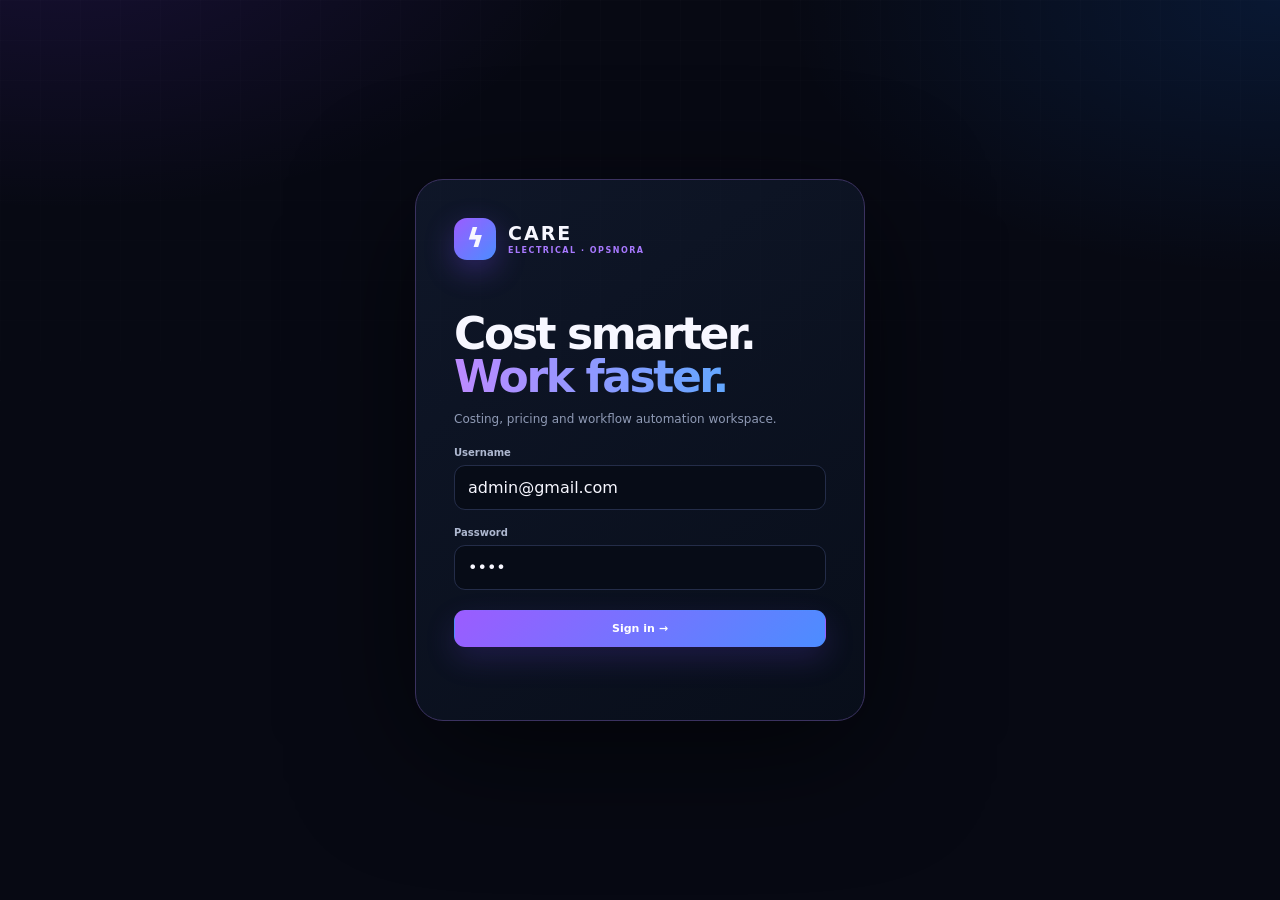
<file: index.html>
<!doctype html><html lang="en"><head><meta charset="utf-8"><meta name="viewport" content="width=device-width,initial-scale=1"><title>CARE Electrical · OPSNORA</title><link rel="stylesheet" href="styles.css"></head><body><div class="login"><div class="loginbox"><div class="brand"><div class="brandmark">ϟ</div><div><b>CARE</b><small>ELECTRICAL · OPSNORA</small></div></div><h1>Cost smarter.<br><span>Work faster.</span></h1><p class="muted">Costing, pricing and workflow automation workspace.</p><form id="loginForm"><label class="label">Username</label><input id="user" value="admin@gmail.com" required><label class="label">Password</label><input id="pass" type="password" value="1234" required><button class="btn primary wide">Sign in →</button><p id="loginErr" class="error"></p></form></div></div><script>document.getElementById('loginForm').addEventListener('submit',function(e){e.preventDefault();if(document.getElementById('user').value==='admin@gmail.com'&&document.getElementById('pass').value==='1234'){sessionStorage.opsnoraCare='1';location.href='pages/dashboard.html'}else document.getElementById('loginErr').textContent='Invalid credentials'});</script></body></html>
</file>
<file: styles.css>
:root{--bg:#070913;--panel:#0d1220;--panel2:#10172a;--line:#242d49;--text:#f7f7ff;--muted:#8f9ab5;--purple:#9b5cff;--blue:#4c8dff;--cyan:#58d7ff;--ok:#39d69a;--warn:#f2bd63;--danger:#ff617e;--shadow:0 20px 70px rgba(0,0,0,.35)}*{box-sizing:border-box}html,body{margin:0;min-height:100%;font-family:Inter,ui-sans-serif,system-ui,-apple-system,Segoe UI,Arial,sans-serif;background:radial-gradient(900px 500px at 5% -10%,#7d3cff25,transparent 60%),radial-gradient(900px 500px at 100% 0%,#1677ff22,transparent 55%),var(--bg);color:var(--text)}body:before{content:"";position:fixed;inset:0;pointer-events:none;background-image:linear-gradient(#ffffff03 1px,transparent 1px),linear-gradient(90deg,#ffffff03 1px,transparent 1px);background-size:40px 40px;mask-image:linear-gradient(to bottom,#000,transparent 80%)}button,input,select{font:inherit}button{cursor:pointer}.hide{display:none!important}.muted{color:var(--muted);font-size:12px;line-height:1.65}.eyebrow{font-size:9px;font-weight:900;letter-spacing:1.8px;color:#aa78ff;margin:0 0 5px}.login{min-height:100vh;display:grid;place-items:center;padding:24px}.loginbox{width:min(450px,100%);padding:38px;background:linear-gradient(145deg,#10172aee,#090e1bee);border:1px solid #3b3260;border-radius:28px;box-shadow:0 30px 120px #0009}.brand{display:flex;align-items:center;gap:12px}.brandmark{width:42px;height:42px;border-radius:13px;display:grid;place-items:center;background:linear-gradient(135deg,var(--purple),var(--blue));box-shadow:0 10px 30px #7548ef55;font-weight:1000;font-size:24px}.brand b{font-size:19px;letter-spacing:2px}.brand small{display:block;color:#a879ff;font-size:8px;font-weight:900;letter-spacing:1.5px;margin-top:2px}.login h1{font-size:44px;line-height:.98;letter-spacing:-2.4px;margin:52px 0 12px}.login h1 span{background:linear-gradient(90deg,#bd8aff,#62a7ff);-webkit-background-clip:text;color:transparent}.label{display:block;font-size:10px;font-weight:800;color:#aeb8d0;margin:17px 0 7px}input,select{width:100%;border:1px solid var(--line);background:#070c17;color:var(--text);border-radius:11px;padding:12px 13px;outline:none}input:focus,select:focus{border-color:#8057ee;box-shadow:0 0 0 3px #8057ee18}.btn{border:1px solid transparent;border-radius:11px;padding:11px 15px;color:#fff;font-weight:850;font-size:11px;transition:.18s transform,.18s filter}.btn:hover{transform:translateY(-1px);filter:brightness(1.08)}.primary{background:linear-gradient(135deg,var(--purple),var(--blue));box-shadow:0 12px 30px #7048e733}.secondary{background:#151d31;border-color:#2b3552}.danger{background:#4a1827;border-color:#713044}.wide{width:100%;margin-top:20px}.error{color:#ff7893;font-size:10px;min-height:15px}.app{display:flex;min-height:100vh}.side{position:sticky;top:0;width:264px;min-width:264px;height:100vh;padding:17px 12px;background:linear-gradient(180deg,#080b16f5,#060913f2);border-right:1px solid #202843;z-index:30}.side .brand{padding:5px 11px 22px}.nav{display:grid;gap:7px}.nav a{position:relative;text-decoration:none;color:#8f9bb8;border:1px solid transparent;background:#0b101c;border-radius:13px;padding:12px 12px;display:flex;align-items:center;gap:11px;font-size:11px;font-weight:800;transition:.18s}.nav a .ni{width:28px;height:28px;border-radius:9px;display:grid;place-items:center;background:#11192a;color:#8794b3;font-size:14px}.nav a:hover{border-color:#303958;background:#10172a;color:#fff}.nav a.active{border-color:#5d46a5;background:linear-gradient(135deg,#2b1858,#11264b);color:#fff;box-shadow:0 10px 30px #5d42b31f}.nav a.active .ni{background:linear-gradient(135deg,#8953f6,#3d83f4);color:white}.sidebottom{position:absolute;left:12px;right:12px;bottom:14px;padding:15px;border-radius:15px;border:1px solid #2b3150;background:linear-gradient(135deg,#1d123d,#0c1830);color:#a978ff}.main{min-width:0;flex:1}.top{height:78px;position:sticky;top:0;z-index:20;display:flex;align-items:center;justify-content:space-between;padding:0 28px;background:#080c17e8;border-bottom:1px solid #202843;backdrop-filter:blur(18px)}.topLeft,.topright{display:flex;align-items:center;gap:11px}.top h2{margin:0;font-size:17px}.icon,.themeBtn{border:1px solid #29324e;background:#0e1525;color:#cbd3e7;border-radius:10px;padding:10px;position:relative}.profile{display:flex;align-items:center;gap:9px}.avatar{width:35px;height:35px;border-radius:11px;display:grid;place-items:center;background:linear-gradient(135deg,var(--purple),var(--blue));font-weight:900}.profile small{display:block;color:var(--muted);font-size:9px}.page{padding:30px;max-width:1540px;margin:auto}.pagehead{display:flex;justify-content:space-between;align-items:flex-end;gap:18px;margin-bottom:22px}.page h1{font-size:29px;letter-spacing:-1px;margin:0}.grid4{display:grid;grid-template-columns:repeat(4,1fr);gap:14px}.card{background:linear-gradient(145deg,var(--panel),var(--panel2));border:1px solid #242d49;border-radius:17px;box-shadow:var(--shadow)}.kpi{padding:18px}.kpi span,.kpi small{color:var(--muted);font-size:10px}.kpi h2{margin:13px 0 4px;font-size:28px}.dashgrid,.content2,.dashboardExtras{display:grid;grid-template-columns:1.45fr .8fr;gap:14px;margin-top:14px}.panel{padding:20px}.ctitle{display:flex;align-items:center;justify-content:space-between;gap:10px;margin-bottom:17px}.ctitle h3{margin:0;font-size:14px}.fields{display:grid;grid-template-columns:1fr 1fr;gap:0 15px}.field{margin-bottom:7px}.formula{padding:12px;border:1px solid #2b3350;border-radius:11px;background:#080d18;color:#8d98b4;font-size:10px;line-height:1.7;margin:10px 0 16px}.actions{display:flex;gap:8px;justify-content:flex-end}.result{margin-top:15px;padding:18px;border:1px solid #4b3975;background:linear-gradient(110deg,#6f40ed14,#3d83ff0e);border-radius:13px}.result span{display:block;color:#929db8;font-size:10px}.result strong{display:block;font-size:28px;color:#c49aff;margin:5px 0}.tabs{display:flex;gap:7px;border-bottom:1px solid #252e49;padding-bottom:10px;margin-bottom:18px}.tabs button{border:0;background:transparent;color:#8792ad;border-radius:9px;padding:10px 14px;font-size:11px;font-weight:850}.tabs button.on{background:#7845ef1a;color:#c69fff}.output h2{font-size:32px;color:#c39aff;margin:6px 0 0}.lines{margin-top:20px}.lines div{display:flex;justify-content:space-between;gap:12px;padding:11px 0;border-bottom:1px solid #222b43;font-size:10px;color:#9ba5bd}.lines b{color:#edf0f7}.tablecard{margin-top:14px}.tablewrap{overflow:auto}table{width:100%;border-collapse:collapse;min-width:760px}th,td{text-align:left;padding:12px 9px;border-bottom:1px solid #222b43;font-size:10px;white-space:nowrap}th{color:#78839d}td{color:#d7dbe7}.status{display:inline-flex;padding:5px 9px;border-radius:20px;font-size:9px;font-weight:900}.pending{color:var(--warn);background:#f2bd6316}.completed{color:var(--ok);background:#39d69a16}.hold{color:#ff9baf;background:#ff617e15}.partial{color:#77b6ff;background:#4c8dff15}.task-list{display:grid;gap:10px}.task{padding:15px;border:1px solid #27304b;border-radius:13px;background:#0a101c}.task-top{display:flex;justify-content:space-between;gap:10px}.task small{display:block;color:var(--muted);font-size:10px;margin-top:6px}.task-actions{display:flex;gap:7px;margin-top:12px}.task-actions select{width:auto;min-width:130px;padding:8px}.products{display:grid;grid-template-columns:repeat(3,1fr);gap:14px}.product{padding:18px}.pico{width:44px;height:44px;border-radius:13px;display:grid;place-items:center;background:#7948ed17;color:#ad7bff;font-size:19px}.product h3{font-size:14px;margin:13px 0 4px}.automation-grid{display:grid;grid-template-columns:repeat(3,1fr);gap:14px}.auto-card{min-height:170px;position:relative}.toggle{position:absolute;right:20px;top:20px;width:43px;height:24px;border:0;border-radius:20px;background:#4d5971}.toggle.on{background:linear-gradient(90deg,var(--purple),var(--blue))}.toggle:after{content:"";position:absolute;top:3px;left:3px;width:18px;height:18px;border-radius:50%;background:#fff;transition:.2s}.toggle.on:after{left:22px}.chart{height:150px;display:flex;align-items:flex-end;gap:12px;padding:12px 5px}.chartBar{flex:1;min-width:25px;border-radius:8px 8px 2px 2px;background:linear-gradient(180deg,var(--purple),var(--blue));position:relative}.chartBar span{position:absolute;bottom:-18px;left:50%;transform:translateX(-50%);font-size:8px;color:#71809d}.todayTask{padding:10px 0;border-bottom:1px solid #222b43;font-size:10px}.todayTask b{display:block}.todayTask small{color:var(--muted)}.modal{position:fixed;inset:0;z-index:100;display:grid;place-items:center;background:#000b;backdrop-filter:blur(7px)}.modalbox{width:min(520px,calc(100% - 25px));background:#10172a;border:1px solid #34405e;border-radius:19px;padding:24px;position:relative;box-shadow:0 30px 100px #000b}.close{position:absolute;right:14px;top:9px;border:0;background:transparent;color:#9aa5bd;font-size:23px}.toast{position:fixed;right:22px;top:90px;z-index:90;width:min(380px,calc(100% - 35px));padding:17px;border-radius:15px;background:#11182aee;border:1px solid #3a4564;box-shadow:0 25px 80px #0009;backdrop-filter:blur(15px)}.toast h3{margin:0 0 8px}.toastItem{padding:10px 0;border-top:1px solid #26304a;font-size:10px}.notifCount{position:absolute;right:-5px;top:-5px;min-width:15px;padding:2px 4px;border-radius:10px;background:var(--danger);color:white;font-size:8px}.empty{padding:25px;text-align:center;color:var(--muted);border:1px dashed #2b3550;border-radius:13px}.reportGrid{display:grid;grid-template-columns:repeat(3,1fr);gap:14px}.reportBig{font-size:28px;color:#c39aff;margin-top:12px}body.light{--bg:#f4f6fb;--panel:#fff;--panel2:#f8f9fd;--line:#dfe4ef;--text:#172033;--muted:#69748b;background:#f4f6fb}body.light:before{display:none}body.light .side{background:#fff}body.light .top{background:#fffffff0}body.light .nav a{background:#f8f9fd;color:#59657d}body.light .nav a.active{color:#fff;background:linear-gradient(135deg,#6940c8,#2869d8)}body.light input,body.light select{background:#fff;color:#172033}body.light .modalbox,body.light .toast{background:#fff;color:#172033}@media(max-width:1050px){.grid4,.reportGrid{grid-template-columns:1fr 1fr}.dashgrid,.content2,.dashboardExtras{grid-template-columns:1fr}.products,.automation-grid{grid-template-columns:1fr 1fr}}@media(max-width:760px){.side{position:fixed;left:-275px;transition:.2s}.side.open{left:0}.page{padding:20px 14px}.top{padding:0 14px}.profile,.themeBtn{display:none}.grid4,.products,.automation-grid,.reportGrid,.fields{grid-template-columns:1fr}.pagehead{align-items:flex-start;flex-direction:column}.top h2{font-size:15px}}

/* Costing enhancements */
.costingTabs{align-items:center;flex-wrap:wrap;gap:8px}
.leftLengthToggle{display:flex;background:#080d19;border:1px solid var(--line);border-radius:9px;padding:3px;margin-left:4px}
.leftLengthToggle button{border:0;background:transparent;color:#7f89a5;padding:8px 12px;border-radius:7px;font-size:10px;font-weight:800}
.leftLengthToggle button.on{background:#7542e8;color:#fff;box-shadow:0 5px 18px #7542e844}
.shareActions{display:flex;justify-content:flex-end;gap:8px;margin:18px 0 8px;flex-wrap:wrap}
@media(max-width:600px){.shareActions{justify-content:stretch}.shareActions .btn{flex:1}.leftLengthToggle{margin-left:0}}

.sizeInputRow{display:grid;grid-template-columns:1fr 1fr;gap:8px;align-items:start}.sizeInputRow select,.sizeInputRow input{min-width:0}.historyActions{display:flex;align-items:center;gap:8px}.historySelect{width:auto;min-width:130px;padding:10px 12px}.historyHint{margin:4px 0 0}.whatsappBtn{background:#25D366!important;border-color:#25D366!important;color:#fff!important;box-shadow:0 8px 22px rgba(37,211,102,.18)!important}.whatsappBtn:hover{background:#20bd5b!important;border-color:#20bd5b!important}.historySelect:focus{border-color:#25D366;box-shadow:0 0 0 3px rgba(37,211,102,.12)}@media(max-width:760px){.sizeInputRow{grid-template-columns:1fr 1fr}.historyActions{width:100%;justify-content:space-between}.historySelect{flex:1}}

.mainAdminLink{display:block;text-align:center;margin-top:16px;color:#9d73ff;text-decoration:none;font-size:10px;font-weight:850}.mainAdminLink:hover{color:#c9a9ff}.adminConsole{min-height:100vh}.adminConsole .top{position:sticky;top:0}.licenseGrid{display:grid;grid-template-columns:repeat(3,1fr);gap:14px;margin-top:18px}.licenseItem{position:relative;padding:18px;border:1px solid #293452;border-radius:15px;background:linear-gradient(145deg,#0b1120,#111a2b);min-height:125px}.licenseItem h3{margin:0 0 5px;font-size:13px}.licenseItem p{margin:0;max-width:75%}.licenseItem .toggle{top:18px;right:18px}.licenseCompany{display:flex;justify-content:space-between;gap:15px;align-items:center}.license-page-locked{position:relative;overflow:hidden;min-height:calc(100vh - 72px)}.license-page-locked>*:not(.license-page-overlay){filter:blur(7px);pointer-events:none;user-select:none}.license-page-overlay{position:absolute;inset:0;z-index:200;display:grid;place-items:center;padding:30px;background:rgba(5,7,15,.22);pointer-events:auto}.license-lock-card{width:min(420px,calc(100% - 30px));padding:28px;border:1px solid #4b3b70;border-radius:22px;background:rgba(10,14,27,.88);box-shadow:0 30px 100px rgba(0,0,0,.55);text-align:center}.license-lock-icon{width:50px;height:50px;border-radius:16px;margin:0 auto 14px;display:grid;place-items:center;background:linear-gradient(135deg,#7542e8,#286fe2);font-size:22px}.license-lock-card h2{margin:0 0 7px;font-size:22px}.license-lock-card p{margin:0 0 17px}.license-lock-card small{color:#7f8aa5;font-size:9px}.license-content-blurred{filter:blur(7px);pointer-events:none;user-select:none}.license-sublocked{position:relative;overflow:hidden;border-radius:17px}.license-sublocked>*:not(.license-sub-overlay){filter:blur(6px)}.license-sub-overlay{position:absolute;inset:0;z-index:10;display:grid;place-items:center;background:rgba(5,8,18,.28);backdrop-filter:blur(1.5px)}.license-sub-overlay .license-lock-card{transform:scale(.9)}body.light .license-lock-card{background:rgba(255,255,255,.93);color:#172033}body.light .licenseItem{background:#fff;border-color:#dfe4ef}@media(max-width:950px){.licenseGrid{grid-template-columns:1fr 1fr}}@media(max-width:650px){.licenseGrid{grid-template-columns:1fr}.licenseCompany{align-items:flex-start;flex-direction:column}}/* OPSNORA Owner Control Center */
.owner-app{display:flex;min-height:100vh;background:radial-gradient(circle at 80% 0%,rgba(90,70,180,.14),transparent 35%),#080a12;color:#f4f5fb}.ownerSide{position:fixed!important;left:0;top:0;bottom:0;width:250px;z-index:10}.owner-app .main{margin-left:250px;width:calc(100% - 250px)}.owner-login{min-height:100vh;display:grid;place-items:center;background:radial-gradient(circle at 50% 20%,rgba(100,75,200,.18),transparent 42%),#080a12}.owner-login .loginbox{width:min(430px,calc(100% - 32px))}.ownerStats{grid-template-columns:repeat(4,minmax(0,1fr));gap:16px}.ownerStats .stat{min-height:125px}.ownerStats .stat span{font-size:22px}.ownerStats .stat b{font-size:30px}.ownerGrid{display:grid;grid-template-columns:1.4fr 1fr;gap:18px;margin-top:18px}.usageRows>div{display:flex;justify-content:space-between;padding:14px 0;border-bottom:1px solid rgba(255,255,255,.08)}.usageRows>div:last-child{border-bottom:0}.usageRows b{font-size:18px}.owner-app .top{position:sticky;top:0;z-index:8}.ownerSide .nav a{cursor:pointer}.owner-app .page{max-width:1500px}.owner-app .status{white-space:nowrap}.owner-app .licenseGrid{grid-template-columns:repeat(2,minmax(0,1fr))}.owner-app .licenseItem{display:flex;justify-content:space-between;align-items:center;gap:18px}.owner-app .licenseItem h3{margin:0 0 6px}.owner-app .licenseItem p{margin:0}.owner-app .toggle{flex:0 0 auto}
@media(max-width:1000px){.ownerStats{grid-template-columns:repeat(2,minmax(0,1fr))}.ownerGrid{grid-template-columns:1fr}.ownerSide{width:220px}.owner-app .main{margin-left:220px;width:calc(100% - 220px)}}
@media(max-width:720px){.ownerSide{position:relative!important;width:100%;height:auto}.owner-app{display:block}.owner-app .main{margin-left:0;width:100%}.ownerStats{grid-template-columns:1fr 1fr}.owner-app .licenseGrid{grid-template-columns:1fr}.ownerSide .sidebottom{display:none}}

/* Refinements */
.ownerStats{grid-template-columns:repeat(4,minmax(180px,1fr));gap:12px}.ownerStats .stat{min-height:105px;padding:16px}.ownerStats .stat b{font-size:26px}.ownerStats .stat small{font-size:9px}.owner-app .page{padding:24px 28px}.ownerGrid{gap:14px}.owner-app .top{height:70px}.owner-app .ownerSide{width:235px}.owner-app .main{margin-left:235px;width:calc(100% - 235px)}.ownerSide .nav{gap:6px}.ownerSide .nav a{padding:10px 11px}.ownerSide .sidebottom{padding:12px}.waMaster{margin-top:16px}.waMaster textarea{width:100%;min-height:150px;resize:vertical}.placeholderChips{display:flex;flex-wrap:wrap;gap:7px;margin-top:10px}.placeholderChips span{padding:6px 9px;border:1px solid #303b5d;border-radius:8px;background:#0b1120;color:#aeb9d0;font-size:9px;cursor:pointer}.historyActions{flex-wrap:wrap}.sizeInputRow{grid-template-columns:minmax(0,1fr) minmax(0,1fr)}@media(max-width:1050px){.ownerStats{grid-template-columns:repeat(2,minmax(0,1fr))}}@media(max-width:760px){.ownerStats{grid-template-columns:1fr 1fr}.owner-app .ownerSide{width:100%}.owner-app .main{margin-left:0;width:100%}}
body.light{display:none!important}

/* Owner dashboard + Data Updation refinement */
.ownerStats{grid-template-columns:repeat(2,minmax(0,1fr))!important;gap:12px!important}.ownerStats .stat{min-height:88px!important;padding:12px 15px!important;display:grid;grid-template-columns:32px 1fr;grid-template-rows:auto auto;column-gap:10px;align-items:center}.ownerStats .stat span{grid-row:1/3;font-size:19px!important}.ownerStats .stat b{font-size:22px!important;line-height:1.1}.ownerStats .stat small{font-size:9px!important;align-self:start}.dataUpdateGrid{display:grid;grid-template-columns:minmax(260px,520px);gap:14px}.dataUpdateCard{width:100%;border:1px solid #293452;border-radius:16px;background:linear-gradient(145deg,#0b1120,#111a2b);padding:18px;display:grid;grid-template-columns:46px 1fr 22px;gap:13px;align-items:center;text-align:left;color:#edf0f7;cursor:pointer;transition:.18s}.dataUpdateCard:hover{border-color:#6544b5;transform:translateY(-2px);box-shadow:0 12px 35px #0005}.dataUpdateCard h3{margin:0 0 5px;font-size:13px}.dataUpdateCard p{margin:0;font-size:10px;line-height:1.5}.dataUpdateCard>span{font-size:20px;color:#9f79ff}.dataIcon{width:46px;height:46px;border-radius:13px;display:grid;place-items:center;background:#7542e81a;border:1px solid #7542e833;font-size:20px}.dataUpdateGrid+.waMaster{margin-top:16px}.owner-app .waMaster{max-width:900px}.owner-app .waMaster textarea{font-size:12px;line-height:1.65;padding:14px;border-radius:12px;background:#080d18;color:#edf0f7;border:1px solid #293452;outline:none}.owner-app .waMaster textarea:focus{border-color:#7542e8;box-shadow:0 0 0 3px #7542e81a}@media(max-width:600px){.ownerStats{grid-template-columns:1fr 1fr!important}.ownerStats .stat{min-height:82px!important;padding:10px!important}.ownerStats .stat b{font-size:19px!important}.ownerStats .stat small{font-size:8px!important}}

/* FINAL OWNER LAYOUT v7 */
.owner-app .ownerStats{display:grid!important;grid-template-columns:repeat(2,minmax(0,1fr))!important;grid-auto-rows:minmax(82px,auto)!important;gap:10px!important}
.owner-app .ownerStats .stat{min-height:82px!important;height:82px!important;padding:10px 14px!important;border-radius:12px!important}
.owner-app .ownerStats .stat b{font-size:21px!important}
.owner-app .ownerStats .stat small{font-size:9px!important}
.owner-app .dataUpdateGrid{display:grid!important;grid-template-columns:1fr 1fr!important;gap:18px!important;align-items:start!important}
.owner-app .dataUpdateCard{grid-column:2!important;width:100%!important;min-height:108px!important}
.owner-app .waMaster{width:100%!important;max-width:none!important;margin-top:16px!important}
@media(max-width:800px){.owner-app .ownerStats{grid-template-columns:1fr 1fr!important}.owner-app .dataUpdateGrid{grid-template-columns:1fr!important}.owner-app .dataUpdateCard{grid-column:1!important}}
/* v8: compact pagination, task filters, master-data views */
.historyActions{display:flex;align-items:center;gap:7px;flex-wrap:wrap}.historyPageInfo{font-size:9px;color:var(--muted);padding:7px 9px;border:1px solid #293452;border-radius:8px;background:#0b1120;white-space:nowrap}.historyActions button:disabled,.workFilters button:disabled{opacity:.35;cursor:not-allowed}.historyCheck{width:15px;height:15px;accent-color:#7b4cff}.workFilters{display:flex;align-items:center;gap:8px;flex-wrap:wrap;margin-bottom:14px;padding-bottom:12px;border-bottom:1px solid #222b43}.workFilters select{width:auto;min-width:140px;padding:9px 11px}.task strong{font-weight:600;color:#9f79ff}.masterActions{display:flex;gap:8px;align-items:center;flex-wrap:wrap}.masterListView{display:flex!important;flex-direction:column;gap:8px!important}.masterListItem{display:grid;grid-template-columns:42px 1fr auto;align-items:center;gap:12px;padding:12px 14px;border:1px solid #293452;border-radius:12px;background:#0b1120}.masterListItem h3{margin:0 0 3px;font-size:13px}.masterListItem p{margin:0;font-size:9px}.masterListItem .pico{width:42px;height:42px}.masterListView .btn{padding:8px 12px}.products.masterListView{grid-template-columns:1fr!important}.products:not(.masterListView) .product{min-height:135px}.products:not(.masterListView) .product .lines{display:none}
@media(max-width:760px){.historyActions{width:100%}.historyActions .btn{padding:8px 10px}.workFilters select{flex:1;min-width:120px}.masterActions{width:100%}}

/* FINAL SIDEBAR FIX v9 — keep every navigation item visible */
.side{display:flex!important;flex-direction:column!important;overflow:hidden!important;box-sizing:border-box!important}
.side .brand{flex:0 0 auto!important}
.side .nav{display:flex!important;flex-direction:column!important;gap:6px!important;flex:1 1 auto!important;min-height:0!important;overflow-y:auto!important;overflow-x:hidden!important;padding:0 2px 8px!important;scrollbar-width:thin!important}
.side .nav a{flex:0 0 auto!important;min-height:48px!important;box-sizing:border-box!important}
.side .sidebottom{position:static!important;flex:0 0 auto!important;margin-top:auto!important;left:auto!important;right:auto!important;bottom:auto!important}
@media(max-height:720px) and (min-width:761px){
  .side{padding-top:10px!important;padding-bottom:8px!important}
  .side .brand{padding-bottom:10px!important}
  .side .nav{gap:4px!important;padding-bottom:5px!important}
  .side .nav a{min-height:43px!important;padding:8px 10px!important}
  .side .nav a .ni{width:24px!important;height:24px!important;font-size:12px!important}
  .side .sidebottom{padding:8px!important;font-size:11px!important}
}

/* Mobile sidebar + license lock UX */
.sideBackdrop{display:none;position:fixed;inset:0;background:rgba(2,5,12,.58);backdrop-filter:blur(2px);z-index:90}
.sideBackdrop.show{display:block}
.license-lock-card{position:relative}
.license-lock-close{position:absolute;right:10px;top:10px;width:32px;height:32px;border:1px solid #303b5d;border-radius:10px;background:#0b1120;color:#dfe5f5;font-size:20px;line-height:1;cursor:pointer;display:grid;place-items:center}
.license-lock-close:hover{border-color:#7542e8;background:#151d32}
.license-page-overlay,.license-sub-overlay{touch-action:manipulation}
@media(max-width:760px){
  .side{z-index:100!important}
  .license-page-overlay{padding:18px}
  .license-lock-card{width:min(390px,calc(100vw - 36px));padding:24px 20px}
  .license-lock-card h2{font-size:19px;padding-right:28px}
  .license-sub-overlay .license-lock-card{transform:none}
}

.iconAction{width:36px;height:36px;padding:0;display:inline-grid;place-items:center;font-size:15px}.task-actions{align-items:center}.task-actions .danger{background:#4a1827;border-color:#713044}.task-actions .editTask{background:#151d31;border-color:#2b3552}

/* polished task controls */
.task-actions{display:flex;align-items:center;gap:10px;flex-wrap:wrap;padding-top:12px;border-top:1px solid #202942}.task-actions select{height:38px;border-radius:10px;padding:0 13px;font-weight:700}.task-actions .btn{height:38px;min-width:82px;border-radius:10px;padding:0 16px;font-weight:800;letter-spacing:.1px;display:inline-flex;align-items:center;justify-content:center}.task-actions .editTask{background:linear-gradient(135deg,#1d2a47,#182238);border:1px solid #3b527c;color:#dce9ff}.task-actions .editTask:hover{transform:translateY(-1px);filter:brightness(1.12)}.task-actions .danger{background:linear-gradient(135deg,#512033,#3b1727);border:1px solid #8b3a56;color:#ffe1e8}.task-actions .danger:hover{transform:translateY(-1px);filter:brightness(1.12)}.task .status.pending{border:1px solid #805f24}.task .status.completed{border:1px solid #23714f}.task .status.hold{border:1px solid #8a4053}.task-actions select option[value="Pending"]{color:#c58a25}.task-actions select option[value="Completed"]{color:#249c69}.task-actions select option[value="Hold"]{color:#d15b78}@media(max-width:600px){.task-actions{align-items:stretch}.task-actions select{width:100%;flex-basis:100%}.task-actions .btn{flex:1;min-width:0}}
</file>
